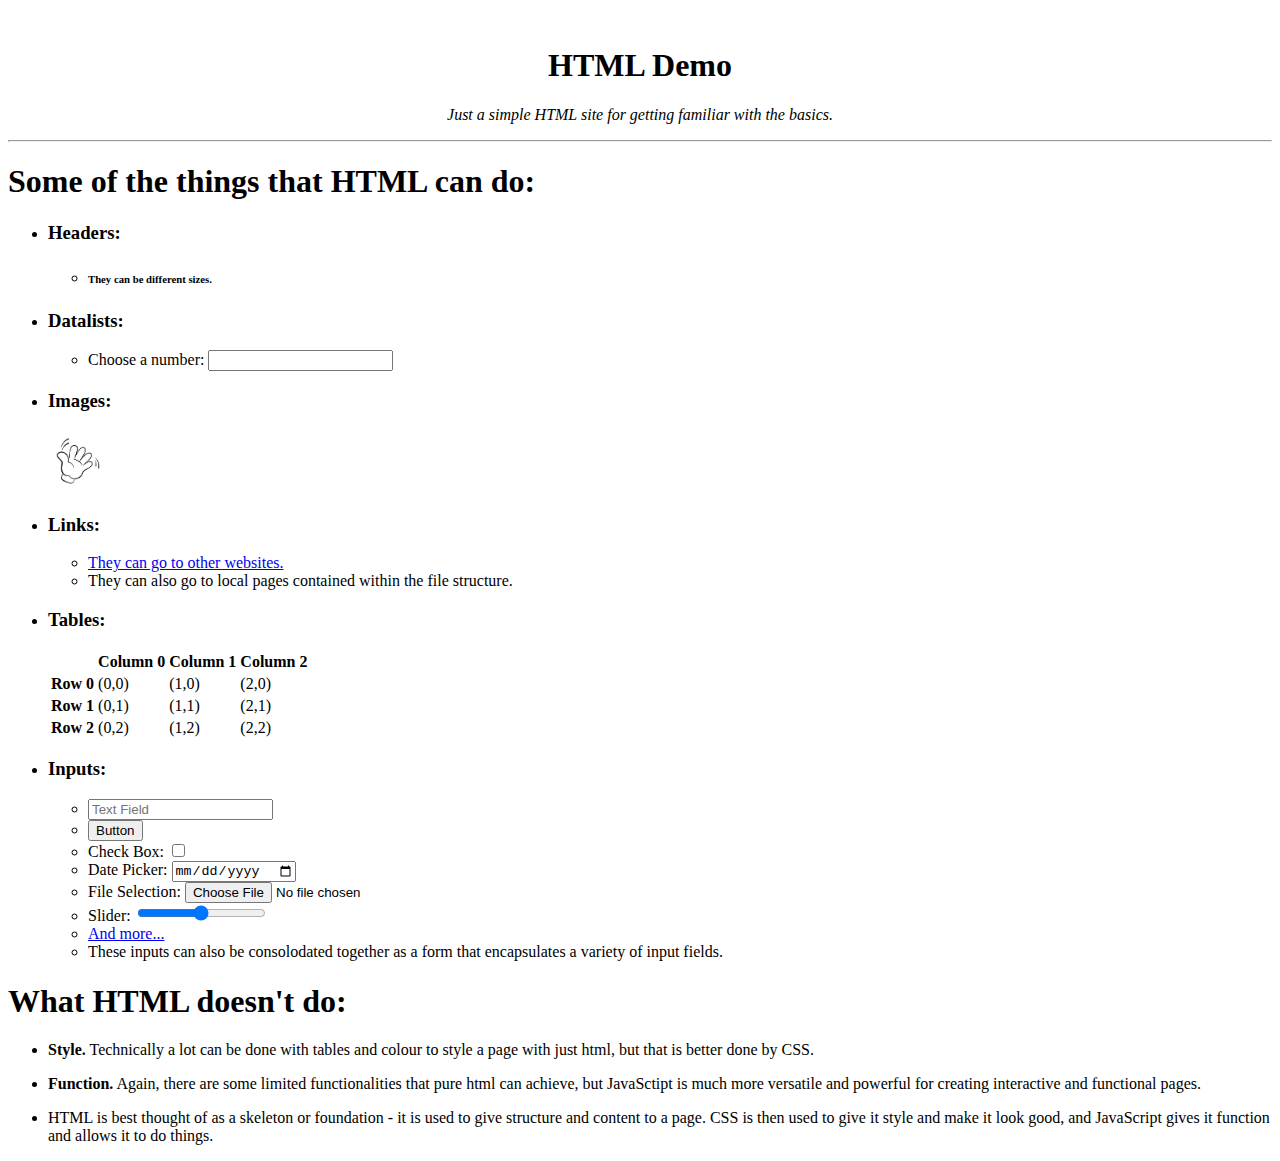
<file: 1-HTML/index.html>
<!DOCTYPE html>


<html>
    <head>
        <meta charset="utf-8">
        <meta name="description" content="Just a simple HTML site for getting familiar with the basics">
        <link rel="icon" href="..\Images\html.ico">
        <title>HTML Demo 🤓</title>
    </head>
    <body>
        <br>
        <center><h1>HTML Demo</h1>
        <p><em>Just a simple HTML site for getting familiar with the basics.</em></p>
        <hr>
        </center>
        <h1>Some of the things that HTML can do:</h1>
            <ul>
                <li><h3>Headers:</h3></li>
                <ul>
                    <li>
                        <h6>They can be different sizes.</h6>
                    </li>
                </ul>
                <li>
                    <h3>Datalists:</h3>
                </li>
                <ul>
                    <li>
                        <label for="number-choice">Choose a number:</label>
                        <input list="numbers" id="number-choice" name="number-choice" />
                        <datalist id="numbers">
                            <option value="1">
                            <option value="2">
                            <option value="3">
                            <option value="4">
                            <option value="5">
                        </datalist>
                    </li>
                </ul>
                <li>
                    <h3>Images:</h3>
                    <img src="..\Images\hand-wave.jpg" alt="picture of waving hand" width="60" height="60">
                </li>
                <li>
                    <h3>Links:</h3>
                </li>
                <ul>
                    <li>
                        <a href="https://www.w3schools.com/">They can go to other websites.</a>
                    </li>
                    <li>
                        They can also go to local pages contained within the file structure.
                    </li>
                </ul>
                <li>
                    <h3>Tables:</h3>
                    <table>
                        <thead>
                            <tr>
                                <th></th>
                                <th>Column 0</th>
                                <th>Column 1</th>
                                <th>Column 2</th>
                            </tr>
                        </thead>
                        <tr>
                            <th>Row 0</th>
                            <td>(0,0)</td>
                            <td>(1,0)</td>
                            <td>(2,0)</td>
                        </tr>
                        <tr>
                            <th>Row 1</th>
                            <td>(0,1)</td>
                            <td>(1,1)</td>
                            <td>(2,1)</td>
                        </tr>
                        <tr>
                            <th>Row 2</th>
                            <td>(0,2)</td>
                            <td>(1,2)</td>
                            <td>(2,2)</td>
                        </tr>
                        
                    </table>
                </li>
                <li>
                    <h3>Inputs:</h3>
                </li>
                <ul>
                    <li>
                        <input type="text" placeholder="Text Field">
                    </li>
                    <li>
                        <input type="button" value="Button">
                    </li>
                    <li>
                        <label for="checkbox">Check Box: </label>
                        <input type="checkbox">
                    </li>
                    <li>
                        <label for="date">Date Picker: </label>
                        <input type="date">
                    </li>
                    <li>
                        <label for="file">File Selection: </label>
                        <input type="file">
                    </li>
                    <li>
                        <label for="range">Slider: </label>
                        <input type="range">
                    </li>
                    <li>
                        <a href="https://devdocs.io/html/element/input">And more...</a> 
                    </li>
                    <li>
                        These inputs can also be consolodated together as a form that encapsulates a variety of input fields.
                    </li>
                </ul>

            </ul>
        <h1>What HTML doesn't do:</h1>
        <ul>
            <li>
                <p><strong>Style.</strong> Technically a lot can be done with tables and colour to style a page with just html, but that is better done by CSS.</p>
            </li>
            <li>
                <p><strong>Function.</strong> Again, there are some limited functionalities that pure html can achieve, but JavaSctipt is much more versatile and powerful for creating interactive and functional pages.</p>
            </li>
            <li>
                <p>HTML is best thought of as a skeleton or foundation - it is used to give structure and content to a page.  CSS is then used to give it style and make it look good, and JavaScript gives it function and allows it to do things.</p>
            </li>
        </ul>

    </body>
</html>
</file>
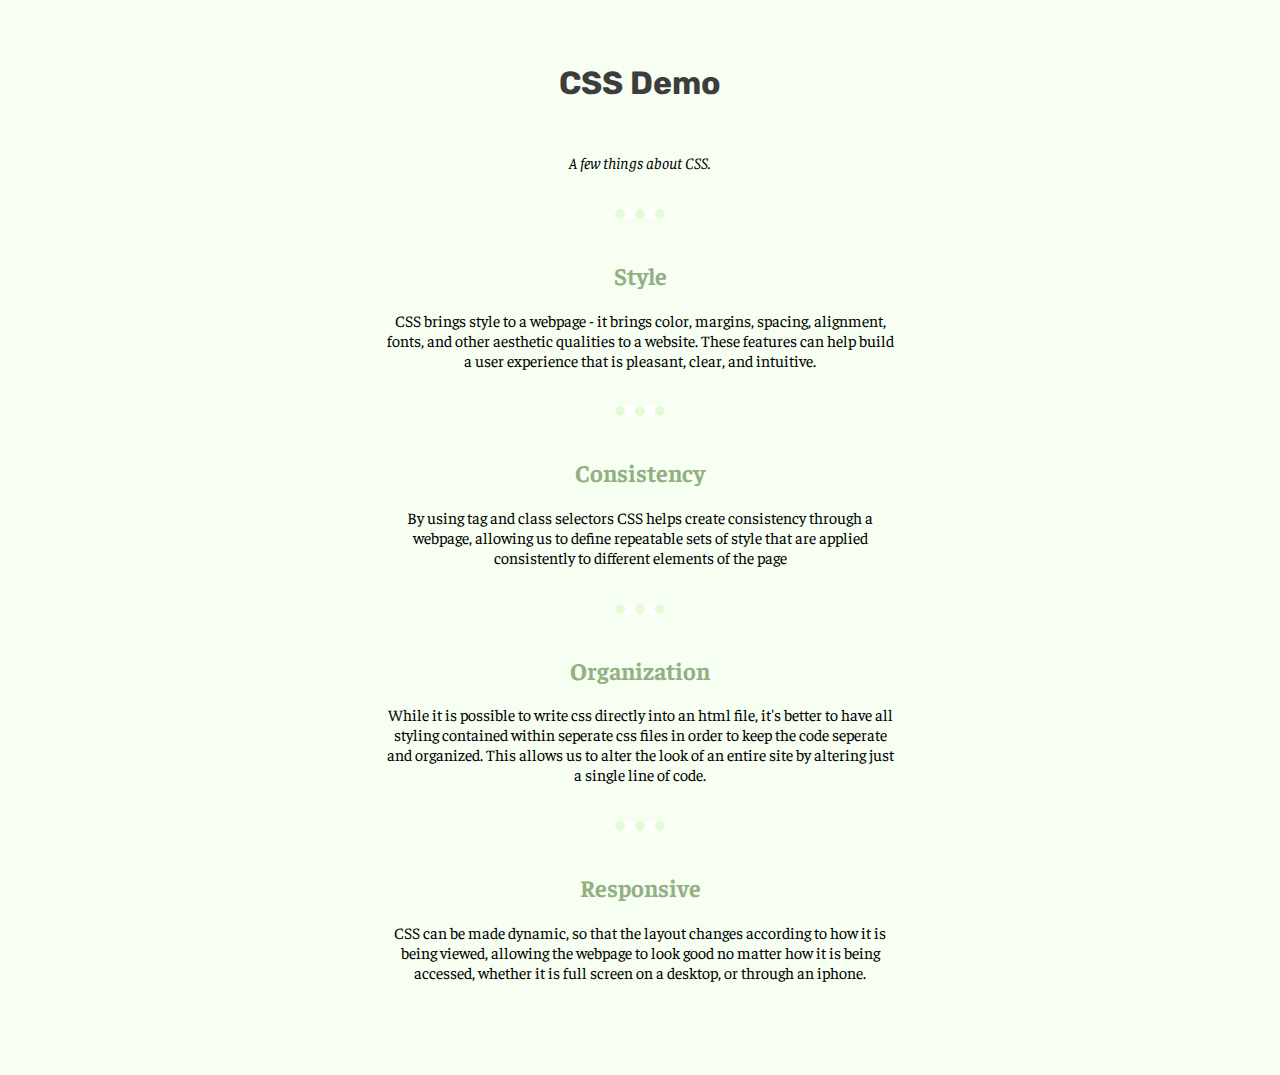
<file: 2-CSS/index.html>
<!DOCTYPE html>

<html>
    <head>
        <meta charset="utf-8">
        <title>CSS Demo</title>
        <meta name="description" content="Demonstrating a few things about CSS">
        <link rel="stylesheet" href="styles.css">
        <link rel="icon" href="..\Images\css.ico">
        <link rel="preconnect" href="https://fonts.googleapis.com">
        <link rel="preconnect" href="https://fonts.gstatic.com" crossorigin>
        <link href="https://fonts.googleapis.com/css2?family=Faustina&family=Rubik&display=swap" rel="stylesheet">
    </head>
    <body>
        <center><h1>CSS Demo</h1>
        <div>
            <p><em>A few things about CSS.</em></p>
        </div>
        <hr>
        <div>
            <h2>Style</h2>
            <p>CSS brings style to a webpage - it brings color, margins, spacing, alignment, fonts, and other aesthetic qualities to a website.  These features can help build a user experience that is pleasant, clear, and intuitive.</p>
        </div>
        <hr>
        <div>
            <h2>Consistency</h2>
            <p>By using tag and class selectors CSS helps create consistency through a webpage, allowing us to define repeatable sets of style that are applied consistently to different elements of the page</p>
        </div>
        <hr>
        <div>
            <h2>Organization</h2>
            <p>While it is possible to write css directly into an html file, it's better to have all styling contained within seperate css files in order to keep the code seperate and organized.  This allows us to alter the look of an entire site by altering just a single line of code.</p>
        </div>
        <hr>
        <div>
            <h2>Responsive</h2>
            <p>CSS can be made dynamic, so that the layout changes according to how it is being viewed, allowing the webpage to look good no matter how it is being accessed, whether it is full screen on a desktop, or through an iphone.</p>
        </div>
        </center>
    </body>
</html>
</file>
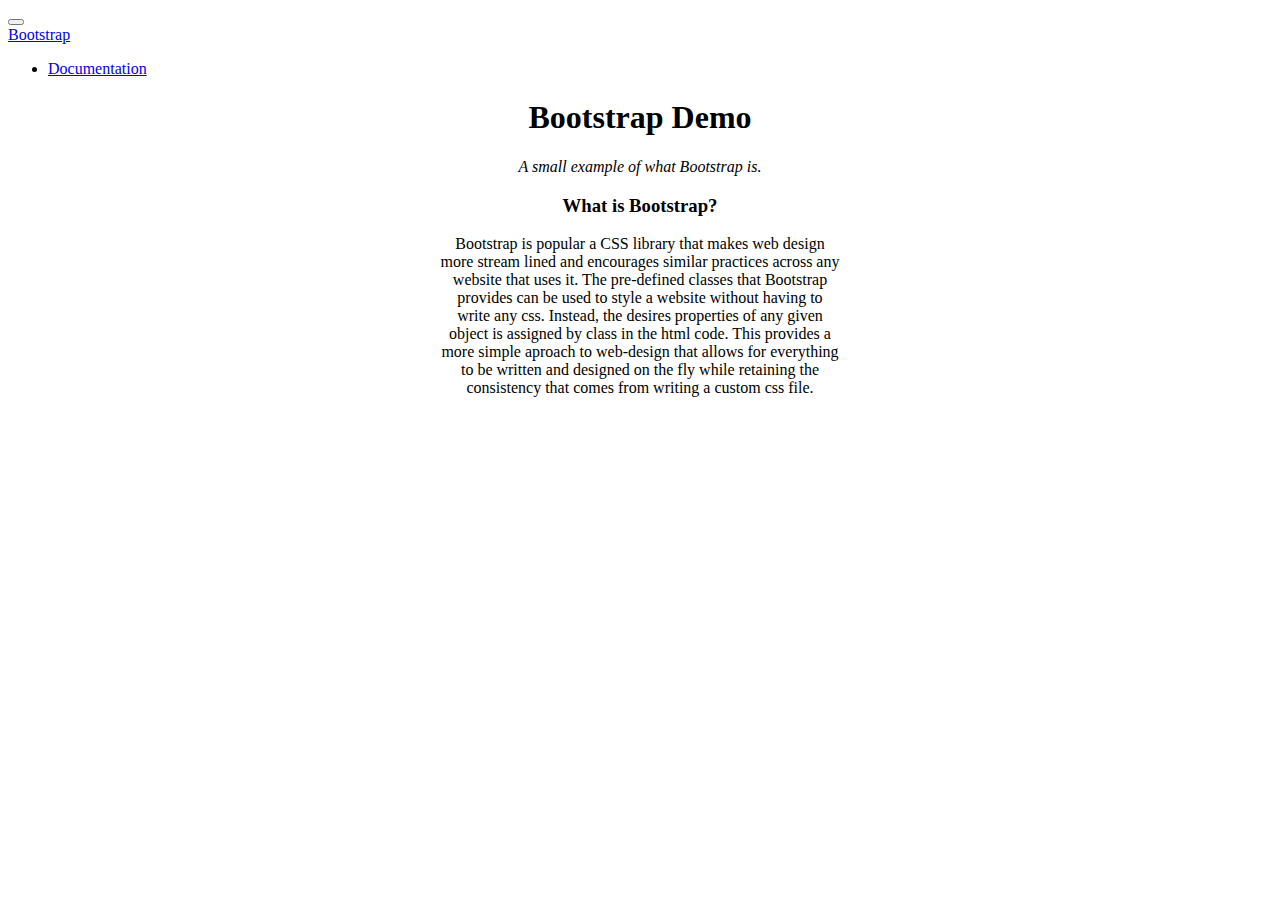
<file: 3-Bootstrap/index.html>
<!DOCTYPE html>
<html lang="en">
<head>
    <meta charset="UTF-8">
    <meta http-equiv="X-UA-Compatible" content="IE=edge">
    <meta name="viewport" content="width=device-width, initial-scale=1.0">
    <link href="https://cdn.jsdelivr.net/npm/bootstrap@5.1.3/dist/css/bootstrap.min.css" rel="stylesheet" integrity="sha384-1BmE4kWBq78iYhFldvKuhfTAU6auU8tT94WrHftjDbrCEXSU1oBoqyl2QvZ6jIW3" crossorigin="anonymous">
    <script src="https://cdn.jsdelivr.net/npm/bootstrap@5.0.2/dist/js/bootstrap.bundle.min.js" integrity="sha384-MrcW6ZMFYlzcLA8Nl+NtUVF0sA7MsXsP1UyJoMp4YLEuNSfAP+JcXn/tWtIaxVXM" crossorigin="anonymous"></script>
    <title>Bootstrap Demo</title>
</head>
<body>
    <nav class="navbar navbar-dark navbar-expand-lg bg-dark">
        <div class="container-fluid">
            <button class="navbar-toggler" type="button" data-bs-toggle="collapse" data-bs-target="#navbarToggle" aria-controls="navbarToggle" aria-expanded="false" aria-label="Toggle navigation">
                <span class="navbar-toggler-icon"></span>
             </button>
        <div class="collapse navbar-collapse" id="navbarToggle">
            <a href="https://getbootstrap.com/" class="navbar-brand">Bootstrap</a>
            <ul class="navbar-nav">
                <li>
                    <a href="https://getbootstrap.com/docs/5.0/components/navbar/" class='nav-link'>Documentation</a>
                </li>
            </ul>
        </div>
        </div>
    </nav>
    <center>
        <div class="my-5">
            <h1>Bootstrap Demo</h1>
            <em>
                A small example of what Bootstrap is.
            </em>
        </div>
        <div class="px-3 py-5 bg-dark text-white rounded" style="width: 400px; height: 400px">
            <div class="align-bottom">
                <h3>What is Bootstrap?</h3>
                <p>Bootstrap is popular a CSS library that makes web design more stream lined and encourages similar practices across any website that uses it.
                    The pre-defined classes that Bootstrap provides can be used to style a website without having to write any css.  Instead, the desires properties of any given object is assigned by class in the html code.
                    This provides a more simple aproach to web-design that allows for everything to be written and designed on the fly while retaining the consistency that comes from writing a custom css file.
                </p>

            </div>
        </div>
    </center>
</body>
</html>
</file>
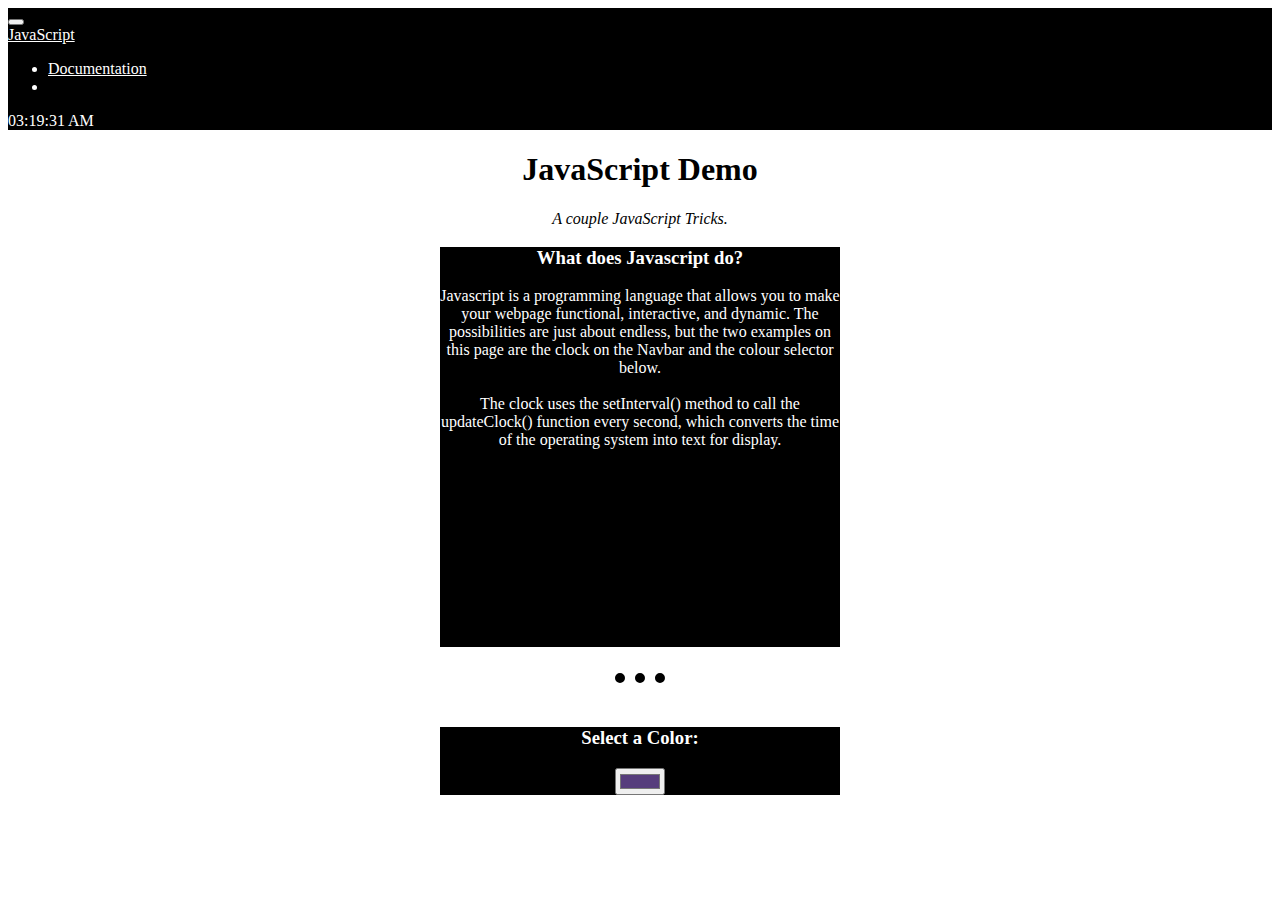
<file: 4-Javascript/index.html>
<!DOCTYPE html>
<html lang="en">
<head>
    <meta charset="UTF-8">
    <meta http-equiv="X-UA-Compatible" content="IE=edge">
    <meta name="viewport" content="width=device-width, initial-scale=1.0">
    <link href="https://cdn.jsdelivr.net/npm/bootstrap@5.1.3/dist/css/bootstrap.min.css" rel="stylesheet" integrity="sha384-1BmE4kWBq78iYhFldvKuhfTAU6auU8tT94WrHftjDbrCEXSU1oBoqyl2QvZ6jIW3" crossorigin="anonymous">
    <link rel="stylesheet" href="styles.css">
    <script src="https://cdn.jsdelivr.net/npm/bootstrap@5.0.2/dist/js/bootstrap.bundle.min.js" integrity="sha384-MrcW6ZMFYlzcLA8Nl+NtUVF0sA7MsXsP1UyJoMp4YLEuNSfAP+JcXn/tWtIaxVXM" crossorigin="anonymous"></script>
    <title>Javascript Demo</title>
</head>
<body class="secondary">
    <nav class="navbar navbar-dark navbar-expand-lg primary">
        <div class="container-fluid">
            <button class="navbar-toggler" type="button" data-bs-toggle="collapse" data-bs-target="#navbarToggle" aria-controls="navbarToggle" aria-expanded="false" aria-label="Toggle navigation">
                <span class="navbar-toggler-icon"></span>
             </button>
        <div class="collapse navbar-collapse" id="navbarToggle">
            <a href="https://www.javascript.com/" class="navbar-brand primary">JavaScript</a>
            <ul class="navbar-nav">
                <li>
                    <a href="https://developer.mozilla.org/en-US/docs/Web/JavaScript" class='nav-link primary'>Documentation</a>
                </li>
                <li>
                </li>
            </ul>
        </div>
        <span class='navbar-brand primary' id="clock">Clock</span>
        </div>
    </nav>
    <center>
        <div class="my-5">
            <h1 class="secondary">JavaScript Demo</h1>
            <em class="secondary">
                A couple JavaScript Tricks.
            </em>
        </div>
        <div class="px-3 py-5 text-white rounded primary" style="width: 400px; height: 400px">
            <h3>What does Javascript do?</h3>
            <p> Javascript is a programming language that allows you to make your webpage functional, interactive, and dynamic. 
                The possibilities are just about endless, but the two examples on this page are the clock on the Navbar and the colour selector below.
                <br><br>
                The clock uses the setInterval() method to call the updateClock() function every second, which converts the time of the operating system into text for display.
                
            </p>
        </div>
        <br>
        <hr class="secondary">
        <br>
        <div class="px-3 py-5 text-white rounded primary" style="width: 400px;">
            <h3>Select a Color:</h3>
            <input type="color" class="form-control form-control-color xs-4" id="colorInput" value="#563d7c" title="Choose your color" width="400px">
        </div>
    </center>
    <script src="index.js" charset="utf-8"></script>

</body>
</html>
</file>
<file: 2-CSS/styles.css>
body{
    margin: 30%;
    margin-top: 5%;
    margin-bottom: 5%;
    font-family: 'Faustina';
    background-color: #F6FFF2;
}

div{
    padding-top: 2.5%;
    padding-bottom: 2.5%;
}

hr {
    border: 10px dotted #E3FCD7;
    border-style: none none dotted; 
    color: #fff; 
    background-color: #fff;
    width: 50px;
}

h1{
    font-family: 'Rubik';
    color:#3d3d3d;
}

h2{
    color:#92B084;
}

@media only screen and (max-width: 1200px){
    body{
        margin: 20%;
        margin-top: 5%;
        margin-bottom: 5%;
    }
}
@media only screen and (max-width: 600px) {
    body {
        margin: 10%;
        margin-top: 5%;
        margin-bottom: 5%;
    }
}
</file>
<file: 4-Javascript/styles.css>
hr {
    border: 10px;
    border-style: none none dotted; 
    width: 50px;
}

.primary{
    background-color: black;
    color: white; 
}

.secondary{
    background-color: white;
    color: black;
    border-color: black;
}
</file>
